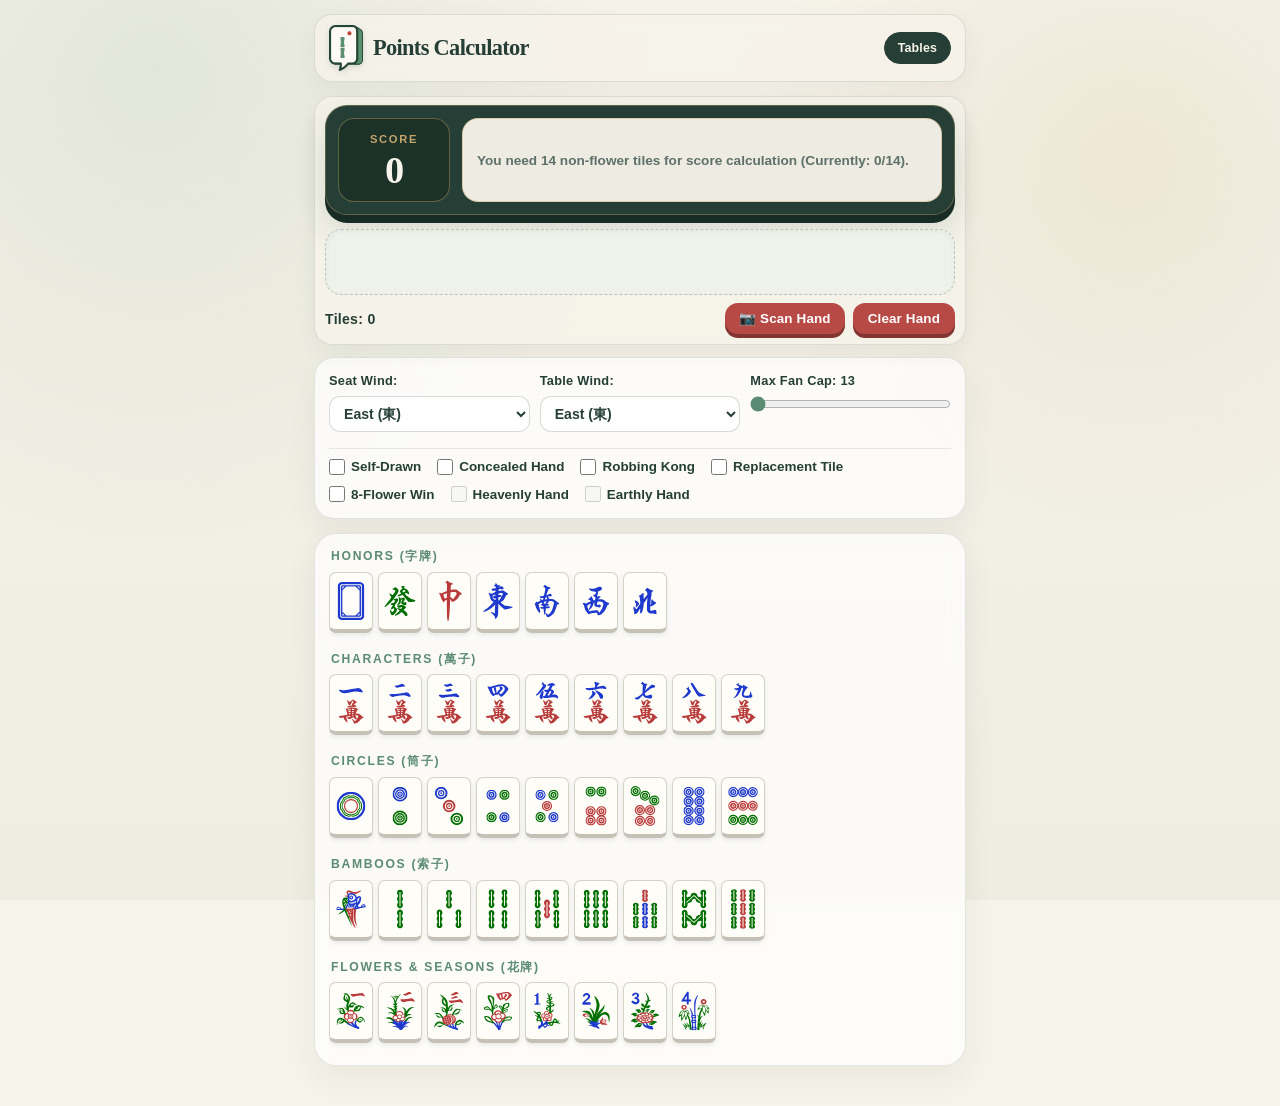
<file: calculator.html>
<!DOCTYPE html>
<html lang="en">

<head>
  <meta charset="UTF-8">
  <meta name="viewport" content="width=device-width, initial-scale=1.0">
  <meta name="description" content="Mahjong points calculator: build or scan a hand and see its fan score.">
  <title>Points Calculator | Score Checker</title>
  <link rel="icon" type="image/png" href="mylogo.png">
  <link rel="stylesheet" href="style.css">
</head>

<body>
  <main class="display">
    <header class="app-header">
      <div class="header-brand">
        <img src="mylogo.png" alt="Logo" class="app-logo">
        <h1>Points Calculator</h1>
      </div>
      <div class="header-auth">
        <div class="auth-actions">
          <a href="lobby.html" id="backToGameLink" class="admin-nav-chip" title="Go to table sessions">Tables</a>
        </div>
      </div>
    </header>


    <div class="sticky-hand-container">
      <div class="score-card">
        <div class="score-box">
          <span class="score-label">SCORE</span>
          <h2 id="score">0</h2>
        </div>

        <div id="rulesContainer" class="rules-box">
          <div id="rules">
            <span class="info-text">You need 14 non-flower tiles for score calculation (Currently: 0/14).</span>
          </div>
        </div>
      </div>

      <div id="hand" class="hand-box"></div>

      <div class="hand-actions">
        <span id="tileCount">Tiles: 0</span>
        <div class="hand-action-buttons">
          <button type="button" id="openCameraBtn" class="camera-trigger-btn">📷 Scan Hand</button>
          <input type="file" id="nativeCameraInput" accept="image/*" capture="environment" class="hidden">
          <button id="clearBtn" class="clear-btn">Clear Hand</button>
        </div>
      </div>
    </div>

    <!-- Wind Selectors & Settings -->
    <section class="settings-panel">
      <div class="setting-group">
        <label for="seatWind">Seat Wind:</label>
        <select id="seatWind">
          <option value="tiles/04-east-wind.svg">East (東)</option>
          <option value="tiles/05-south-wind.svg">South (南)</option>
          <option value="tiles/06-west-wind.svg">West (西)</option>
          <option value="tiles/07-north-wind.svg">North (北)</option>
        </select>
      </div>

      <div class="setting-group">
        <label for="tableWind">Table Wind:</label>
        <select id="tableWind">
          <option value="tiles/04-east-wind.svg">East (東)</option>
          <option value="tiles/05-south-wind.svg">South (南)</option>
          <option value="tiles/06-west-wind.svg">West (西)</option>
          <option value="tiles/07-north-wind.svg">North (北)</option>
        </select>
      </div>

      <div class="setting-group slider-group">
        <label for="maxPoints">Max Fan Cap: <output id="maxPointsValue" for="maxPoints">13</output></label>
        <input type="range" id="maxPoints" min="13" max="18" value="13" step="1">
      </div>

      <div class="checkbox-group">
        <label class="checkbox-label"><input type="checkbox" id="ziMo"> Self-Drawn </label>
        <label class="checkbox-label"><input type="checkbox" id="concealedHand"> Concealed Hand</label>
        <label class="checkbox-label"><input type="checkbox" id="robbingKong"> Robbing Kong</label>
        <label class="checkbox-label"><input type="checkbox" id="replacementTile"> Replacement Tile</label>
        <label class="checkbox-label"><input type="checkbox" id="instantFlowerWin"> 8-Flower Win</label>
        <label class="checkbox-label"><input type="checkbox" id="heavenlyHand" disabled> Heavenly Hand</label>
        <label class="checkbox-label"><input type="checkbox" id="earthlyHand" disabled> Earthly Hand</label>
      </div>
    </section>

    <!-- Tile Keyboard Input -->
    <section class="keyboard">
      <h2>Honors (字牌)</h2>
      <div class="tile-row-wrapper">
        <div class="tile-row" id="honors"></div>
      </div>

      <h2>Characters (萬子)</h2>
      <div class="tile-row-wrapper">
        <div class="tile-row" id="characters"></div>
      </div>

      <h2>Circles (筒子)</h2>
      <div class="tile-row-wrapper">
        <div class="tile-row" id="circles"></div>
      </div>

      <h2>Bamboos (索子)</h2>
      <div class="tile-row-wrapper">
        <div class="tile-row" id="bamboos"></div>
      </div>

      <h2>Flowers & Seasons (花牌)</h2>
      <div class="tile-row-wrapper">
        <div class="tile-row" id="flowersandseasons"></div>
      </div>
    </section>
  </main>

  <script src="app.js"></script>
  <script src="ai.js"></script>
</body>

</html>
</file>
<file: style.css>
:root {
  /* Core MahjongYok Brand Palette */
  --forest-ink: #263F36;
  --muted-jade: #5B8B72;
  --brick-red: #B84A45;
  --brick-red-shadow: #823531;
  --brushed-gold: #C4A66A;
  --soft-ivory: #F6F3EA;

  /* Derived Surface & UI Tokens (matching booking.mahjongyok.com) */
  --background: #F6F3EA;
  --foreground: #263F36;
  --card: #FFFFFF;
  --card-translucent: rgba(255, 255, 255, 0.72);
  --primary: #263F36;
  --primary-foreground: #F6F3EA;
  --secondary: #5B8B72;
  --secondary-foreground: #F6F3EA;
  --accent: #B84A45;
  --accent-foreground: #FFFFFF;
  --muted: #E4E7DC;
  --recessed-surface: #EEF2EB;
  --muted-foreground: #5D7069;
  --border: rgba(38, 63, 54, 0.14);
  --border-strong: rgba(38, 63, 54, 0.22);

  /* Backward-compatible aliases */
  --primary-color: #263F36;
  --bg-color: #F6F3EA;
  --card-bg: rgba(255, 255, 255, 0.78);
  --border-color: rgba(38, 63, 54, 0.14);
  --danger-color: #B84A45;
  --text-color: #263F36;
}

* {
  box-sizing: border-box;
  margin: 0;
  padding: 0;
  -webkit-tap-highlight-color: transparent;
}

body {
  background-color: var(--soft-ivory);
  background-image:
    radial-gradient(circle at 12% 8%, rgba(91, 139, 114, 0.12), transparent 34%),
    radial-gradient(circle at 88% 18%, rgba(196, 166, 106, 0.14), transparent 28%),
    linear-gradient(180deg, #F6F3EA 0%, #EFECE1 100%);
  background-attachment: fixed;
  color: var(--forest-ink);
  font-family: Arial, Helvetica, sans-serif;
  line-height: 1.45;
  padding-bottom: 28px;
  min-height: 100vh;
}

h1,
h2,
h3,
h4,
.table-session-title,
.leaderboard-title {
  font-family: Georgia, "Times New Roman", serif;
  letter-spacing: -0.025em;
  color: var(--forest-ink);
}

.display {
  max-width: 680px;
  margin: 0 auto;
  padding: 14px;
}

/* ==========================================
   App Header & Navigation Pills
   ========================================== */
.app-header {
  display: flex;
  align-items: center;
  justify-content: space-between;
  flex-wrap: wrap;
  gap: 10px;
  margin-bottom: 14px;
  padding: 10px 14px;
  background: rgba(246, 243, 234, 0.85);
  backdrop-filter: blur(10px);
  -webkit-backdrop-filter: blur(10px);
  border: 1px solid rgba(38, 63, 54, 0.12);
  border-radius: 18px;
  box-shadow: 0 8px 24px rgba(38, 63, 54, 0.05);
}

.header-brand {
  display: flex;
  align-items: center;
  gap: 10px;
}

.app-logo {
  width: 34px;
  height: auto;
  object-fit: contain;
  filter: drop-shadow(0 2px 3px rgba(38, 63, 54, 0.16));
}

.app-header h1 {
  font-family: Georgia, "Times New Roman", serif;
  font-size: 1.4rem;
  font-weight: 700;
  letter-spacing: -0.03em;
  margin-bottom: 0;
  color: var(--forest-ink);
  line-height: 1.1;
}

.header-auth {
  display: flex;
  align-items: center;
  flex-wrap: wrap;
  gap: 8px;
}

.auth-actions {
  display: flex;
  align-items: center;
  flex-wrap: wrap;
  gap: 8px;
}

/* Pill Navigation Links (matching booking.mahjongyok.com .header-link) */
.admin-nav-chip,
.back-link {
  display: inline-flex;
  align-items: center;
  justify-content: center;
  padding: 6px 13px;
  border-radius: 999px;
  border: 1px solid rgba(38, 63, 54, 0.18);
  background-color: rgba(255, 255, 255, 0.75);
  color: var(--forest-ink);
  text-decoration: none;
  font-family: Arial, Helvetica, sans-serif;
  font-size: 0.78rem;
  font-weight: 800;
  letter-spacing: 0.01em;
  transition: all 0.15s ease;
}

.admin-nav-chip {
  background-color: var(--forest-ink);
  color: var(--soft-ivory);
  border-color: var(--forest-ink);
}

.admin-nav-chip:hover {
  background-color: var(--muted-jade);
  border-color: var(--muted-jade);
  color: #ffffff;
}

.back-link:hover {
  background-color: var(--muted);
  border-color: rgba(38, 63, 54, 0.28);
}

.profile-chip {
  display: inline-flex;
  align-items: center;
  gap: 7px;
  padding: 4px 12px 4px 6px;
  background-color: #ffffff;
  border: 1px solid rgba(38, 63, 54, 0.18);
  border-radius: 999px;
  text-decoration: none;
  color: var(--forest-ink);
  font-size: 0.82rem;
  font-weight: 800;
  box-shadow: 0 2px 5px rgba(38, 63, 54, 0.06);
  transition: all 0.15s ease;
}

.profile-chip:hover {
  background-color: var(--muted);
  border-color: var(--muted-jade);
}

.header-avatar {
  width: 24px;
  height: 28px;
  object-fit: contain;
  border-radius: 4px;
  background: var(--soft-ivory);
  border: 1px solid rgba(38, 63, 54, 0.12);
}

/* ==========================================
   Tactile 3D Buttons (MahjongYok Signature)
   ========================================== */
.auth-header-btn,
.primary-btn,
.camera-trigger-btn,
.clear-btn,
.btn-clear {
  background-color: var(--brick-red);
  color: #ffffff;
  border: 0;
  border-radius: 12px;
  padding: 8px 15px;
  font-family: Arial, Helvetica, sans-serif;
  font-size: 0.84rem;
  font-weight: 800;
  letter-spacing: 0.01em;
  cursor: pointer;
  box-shadow: 0 4px 0 var(--brick-red-shadow);
  transition: transform 0.14s ease, box-shadow 0.14s ease, background-color 0.14s ease, opacity 0.14s ease;
  touch-action: manipulation;
  text-decoration: none;
  display: inline-flex;
  align-items: center;
  justify-content: center;
}

.auth-header-btn:hover:not(:disabled),
.primary-btn:hover:not(:disabled),
.camera-trigger-btn:hover:not(:disabled),
.clear-btn:hover:not(:disabled),
.btn-clear:hover:not(:disabled) {
  background-color: #C1524D;
  transform: translateY(-1px);
  box-shadow: 0 5px 0 var(--brick-red-shadow);
}

.auth-header-btn:active:not(:disabled),
.primary-btn:active:not(:disabled),
.camera-trigger-btn:active:not(:disabled),
.clear-btn:active:not(:disabled),
.btn-clear:active:not(:disabled) {
  transform: translateY(3px);
  box-shadow: 0 1px 0 var(--brick-red-shadow);
}

.auth-header-btn:disabled,
.primary-btn:disabled,
.camera-trigger-btn:disabled,
.clear-btn:disabled,
.btn-clear:disabled {
  opacity: 0.42;
  cursor: not-allowed;
  box-shadow: none;
  transform: none;
}

.camera-trigger-btn {
  width: 100%;
  padding: 13px 16px;
  border-radius: 13px;
  font-size: 0.98rem;
  box-shadow: 0 5px 0 var(--brick-red-shadow);
  margin-top: 8px;
  margin-bottom: 14px;
}

.full-width-btn {
  width: 100%;
  padding: 11px 16px;
  font-size: 0.92rem;
  border-radius: 13px;
}

.secondary-btn {
  background-color: var(--muted);
  color: var(--forest-ink);
  border: 1px solid rgba(38, 63, 54, 0.18);
  border-radius: 11px;
  padding: 7px 13px;
  font-family: Arial, Helvetica, sans-serif;
  font-size: 0.82rem;
  font-weight: 800;
  cursor: pointer;
  display: inline-flex;
  align-items: center;
  justify-content: center;
  text-decoration: none;
  box-shadow: 0 2px 0 rgba(38, 63, 54, 0.12);
  transition: all 0.14s ease;
}

.secondary-btn:hover:not(:disabled) {
  background-color: var(--forest-ink);
  color: var(--soft-ivory);
  border-color: var(--forest-ink);
}

.secondary-btn:active:not(:disabled) {
  transform: translateY(1px);
  box-shadow: none;
}

.auth-logout-btn {
  background-color: transparent;
  color: var(--muted-foreground);
  border: 1px solid rgba(38, 63, 54, 0.2);
  border-radius: 999px;
  padding: 6px 12px;
  font-size: 0.78rem;
  font-weight: 800;
  cursor: pointer;
  transition: all 0.14s ease;
}

.auth-logout-btn:hover {
  background-color: var(--muted);
  color: var(--forest-ink);
  border-color: var(--forest-ink);
}

.small-btn {
  padding: 5px 11px;
  font-size: 0.76rem;
  border-radius: 10px;
  text-decoration: none;
}

/* ==========================================
   Score Card & Rules Box (Forest Ink Summary)
   ========================================== */
.score-card {
  display: flex;
  gap: 12px;
  align-items: stretch;
  margin-bottom: 14px;
  width: 100%;
  background-color: var(--forest-ink);
  color: var(--soft-ivory);
  padding: 12px;
  border-radius: 22px;
  border: 1px solid rgba(196, 166, 106, 0.35);
  box-shadow: 0 8px 0 #182B24, 0 14px 32px rgba(38, 63, 54, 0.16);
}

/* Left Square: Score Box */
.score-box {
  flex: 0 0 112px;
  background: rgba(24, 43, 36, 0.65);
  border: 1px solid rgba(196, 166, 106, 0.42);
  border-radius: 16px;
  padding: 12px 8px;
  display: flex;
  flex-direction: column;
  justify-content: center;
  align-items: center;
  text-align: center;
}

.score-label {
  font-family: Arial, Helvetica, sans-serif;
  font-size: 0.7rem;
  font-weight: 900;
  letter-spacing: 0.15em;
  text-transform: uppercase;
  color: var(--brushed-gold);
}

.score-box h2 {
  font-family: Georgia, "Times New Roman", serif;
  margin: 4px 0 0 0;
  color: var(--soft-ivory);
  font-size: 2.4rem;
  font-weight: 700;
  line-height: 1;
}

/* Right Square: Rules Box */
.rules-box {
  flex: 1;
  background-color: rgba(246, 243, 234, 0.96);
  border: 1px solid rgba(196, 166, 106, 0.45);
  border-radius: 16px;
  padding: 10px 14px;
  display: flex;
  align-items: center;
  min-height: 82px;
  box-sizing: border-box;
}

#rules {
  width: 100%;
  display: flex;
  flex-direction: column;
  gap: 4px;
  font-size: 0.85rem;
  color: var(--forest-ink);
  max-height: 110px;
  overflow-y: auto;
}

#rules div {
  font-weight: 700;
  line-height: 1.35;
  color: var(--forest-ink);
}

/* Rules Box Message States */
.info-text {
  color: var(--muted-foreground);
  font-size: 0.85rem;
  font-weight: 600;
  line-height: 1.4;
}

.warning-text {
  color: var(--brick-red);
  font-size: 0.85rem;
  font-weight: 700;
  line-height: 1.4;
}

.placeholder-text {
  color: var(--muted-foreground);
  font-style: italic;
  font-size: 0.85rem;
}

/* Legacy Readout classes if referenced */
.sticky-top-container {
  position: sticky;
  top: 0;
  z-index: 100;
  background-color: var(--soft-ivory);
  padding-top: 4px;
  padding-bottom: 8px;
  border-bottom: 1px solid var(--border);
  margin-bottom: 12px;
}

.readout-panel {
  background: var(--card-translucent);
  padding: 10px 14px;
  border-radius: 14px;
  border: 1px solid var(--border);
}

.readout-header {
  display: flex;
  justify-content: space-between;
  align-items: center;
  font-weight: bold;
}

.score {
  font-size: 1.25rem;
  color: var(--forest-ink);
}

.tile-count {
  font-size: 0.85rem;
  color: var(--muted-foreground);
}

.status-message {
  margin-top: 4px;
  font-size: 0.85rem;
  font-style: italic;
  color: var(--brick-red);
  min-height: 18px;
}

/* ==========================================
   Sticky Hand Container & 3D Mahjong Tiles
   ========================================== */
.sticky-hand-container {
  position: sticky;
  top: 0;
  z-index: 100;
  background: rgba(246, 243, 234, 0.92);
  backdrop-filter: blur(8px);
  -webkit-backdrop-filter: blur(8px);
  padding: 8px 10px;
  border-radius: 18px;
  border: 1px solid rgba(38, 63, 54, 0.12);
  margin-bottom: 12px;
  box-shadow: 0 8px 20px rgba(38, 63, 54, 0.06);
}

.hand-box {
  min-height: 66px;
  background: var(--recessed-surface);
  border: 1.5px dashed rgba(38, 63, 54, 0.26);
  border-radius: 16px;
  padding: 8px;
  display: flex;
  flex-wrap: wrap;
  gap: 5px;
  align-items: center;
  margin-top: 4px;
  max-height: 136px;
  overflow-y: auto;
  touch-action: pan-y;
  box-shadow: inset 0 2px 5px rgba(38, 63, 54, 0.05);
}

.hand-tile {
  width: 36px;
  height: 48px;
  object-fit: contain;
  padding: 2px;
  background: #FFFDF7;
  border: 1px solid #D4D1C7;
  border-bottom: 4px solid #C5C1B7;
  border-radius: 7px;
  box-shadow: 0 2px 4px rgba(38, 63, 54, 0.12);
  cursor: pointer;
  user-select: none;
  transition: transform 0.12s ease, box-shadow 0.12s ease;
}

.hand-tile:hover {
  transform: translateY(-2px);
}

.hand-tile:active {
  transform: translateY(1px) scale(0.95);
  border-bottom-width: 2px;
}

.tile-spacer {
  display: inline-block;
  width: 10px;
  height: 48px;
  border-right: 2px dashed var(--brushed-gold);
  margin: 0 2px;
}

.rules-container {
  font-size: 0.85rem;
  margin-top: 6px;
  max-height: 60px;
  overflow-y: auto;
  color: var(--muted-foreground);
}

/* Hand Action Controls Row (Spreads Tile Count Left, Clear Right) */
.hand-actions {
  display: flex !important;
  justify-content: space-between !important;
  align-items: center !important;
  width: 100%;
  margin-top: 10px;
  margin-bottom: 16px;
  box-sizing: border-box;
}

.sticky-hand-container .hand-actions {
  margin-top: 8px;
  margin-bottom: 2px;
}

#tileCount {
  font-weight: 800;
  color: var(--forest-ink);
  font-size: 0.88rem;
  letter-spacing: 0.02em;
}

.hand-action-buttons {
  display: inline-flex;
  align-items: center;
  gap: 8px;
  flex-shrink: 0;
}

.hand-actions .camera-trigger-btn {
  width: auto;
  margin: 0;
  padding: 8px 14px;
  font-size: 0.84rem;
  box-shadow: 0 4px 0 var(--brick-red-shadow);
  white-space: nowrap;
}

.btn-clear {
  display: inline-flex !important;
  flex: 0 0 auto !important;
  width: auto !important;
  max-width: max-content !important;
}

/* ==========================================
   Settings Panel & Form Controls
   ========================================== */
.settings-panel {
  display: flex;
  flex-wrap: wrap;
  gap: 10px;
  background: var(--card-translucent);
  backdrop-filter: blur(8px);
  -webkit-backdrop-filter: blur(8px);
  padding: 14px;
  border-radius: 20px;
  border: 1px solid rgba(38, 63, 54, 0.12);
  box-shadow: 0 12px 32px rgba(38, 63, 54, 0.06);
  margin-bottom: 14px;
}

.setting-group {
  flex: 1 1 45%;
  display: flex;
  flex-direction: column;
  gap: 5px;
  font-size: 0.8rem;
  font-weight: 800;
  color: var(--forest-ink);
}

.setting-group label {
  letter-spacing: 0.02em;
  color: var(--forest-ink);
}

.setting-group select,
.setting-group input[type="number"],
.setting-group input[type="text"] {
  padding: 8px 10px;
  border-radius: 11px;
  border: 1px solid rgba(38, 63, 54, 0.18);
  font-size: 0.88rem;
  font-weight: 700;
  color: var(--forest-ink);
  background: #ffffff;
  touch-action: manipulation;
  transition: border-color 0.15s ease, box-shadow 0.15s ease;
}

.setting-group select:focus,
.setting-group input:focus {
  outline: none;
  border-color: var(--muted-jade);
  box-shadow: 0 0 0 3px rgba(91, 139, 114, 0.16);
}

.setting-group input[type="range"] {
  accent-color: var(--muted-jade);
  cursor: pointer;
}

.slider-group {
  flex: 1 1 100%;
}

/* Inline Checkbox Layout */
.checkbox-group {
  flex: 1 1 100%;
  display: flex !important;
  flex-direction: row !important;
  flex-wrap: wrap !important;
  align-items: center !important;
  gap: 8px 16px;
  margin-top: 6px;
  padding-top: 8px;
  border-top: 1px solid rgba(38, 63, 54, 0.1);
}

.checkbox-label {
  display: inline-flex !important;
  flex-direction: row !important;
  align-items: center !important;
  gap: 6px;
  font-size: 0.84rem;
  font-weight: 700;
  color: var(--forest-ink);
  cursor: pointer;
  user-select: none;
  white-space: nowrap;
}

.checkbox-label input[type="checkbox"] {
  width: 16px;
  height: 16px;
  margin: 0;
  flex-shrink: 0;
  accent-color: var(--muted-jade);
  cursor: pointer;
}

/* ==========================================
   Keyboard Section & Tactile Tile Buttons
   ========================================== */
.keyboard {
  background: var(--card-translucent);
  backdrop-filter: blur(8px);
  -webkit-backdrop-filter: blur(8px);
  padding: 12px 14px 16px;
  border-radius: 22px;
  border: 1px solid rgba(38, 63, 54, 0.12);
  box-shadow: 0 12px 32px rgba(38, 63, 54, 0.06);
}

.keyboard h2 {
  font-family: Arial, Helvetica, sans-serif;
  font-size: 0.76rem;
  font-weight: 900;
  text-transform: uppercase;
  letter-spacing: 0.14em;
  margin: 12px 0 6px 2px;
  color: var(--muted-jade);
}

.keyboard h2:first-child {
  margin-top: 2px;
}

.tile-row-wrapper {
  overflow-x: auto;
  -webkit-overflow-scrolling: touch;
  padding-bottom: 6px;
}

.tile-row {
  display: flex;
  gap: 5px;
  min-width: max-content;
}

.tile-btn {
  padding: 3px;
  background: #FFFDF7;
  border: 1px solid #D4D1C7;
  border-bottom: 4px solid #C5C1B7;
  border-radius: 7px;
  box-shadow: 0 2px 4px rgba(38, 63, 54, 0.1);
  cursor: pointer;
  touch-action: manipulation;
  user-select: none;
  transition: transform 0.12s ease, box-shadow 0.12s ease, border-color 0.12s ease;
}

.tile-btn:hover {
  transform: translateY(-2px);
  border-color: var(--brushed-gold);
  box-shadow: 0 4px 8px rgba(38, 63, 54, 0.14);
}

.tile-btn:active {
  background-color: var(--soft-ivory);
  transform: translateY(2px) scale(0.96);
  border-bottom-width: 2px;
}

.tile-btn img {
  width: 32px;
  height: 44px;
  display: block;
  object-fit: contain;
  pointer-events: none;
}

.spacer-btn {
  width: 34px;
  height: 50px;
  font-size: 1.15rem;
  font-weight: 900;
  color: var(--forest-ink);
  display: inline-flex;
  align-items: center;
  justify-content: center;
}

/* Utility */
.hidden {
  display: none !important;
}

/* ==========================================
   Authentication Modal & Form Elements
   ========================================== */
.modal-overlay {
  position: fixed;
  inset: 0;
  background: rgba(24, 43, 36, 0.62);
  backdrop-filter: blur(4px);
  -webkit-backdrop-filter: blur(4px);
  z-index: 300;
  display: flex;
  align-items: center;
  justify-content: center;
  padding: 16px;
}

.modal-card {
  width: 100%;
  max-width: 390px;
  background: var(--soft-ivory);
  border-radius: 22px;
  border: 1px solid rgba(38, 63, 54, 0.18);
  padding: 20px;
  box-shadow: 0 20px 50px rgba(24, 43, 36, 0.28);
}

.modal-header {
  display: flex;
  align-items: center;
  justify-content: space-between;
  margin-bottom: 14px;
}

.modal-header h2 {
  font-family: Georgia, "Times New Roman", serif;
  font-size: 1.3rem;
  color: var(--forest-ink);
}

.modal-close-btn {
  background: var(--muted);
  border: 1px solid rgba(38, 63, 54, 0.14);
  width: 30px;
  height: 30px;
  border-radius: 999px;
  font-size: 1.25rem;
  line-height: 1;
  color: var(--forest-ink);
  cursor: pointer;
  display: inline-flex;
  align-items: center;
  justify-content: center;
}

.modal-close-btn:hover {
  background: var(--forest-ink);
  color: var(--soft-ivory);
}

.auth-tabs {
  display: flex;
  gap: 6px;
  background: var(--muted);
  padding: 4px;
  border-radius: 12px;
  border: 1px solid rgba(38, 63, 54, 0.1);
  margin-bottom: 14px;
}

.auth-tab {
  flex: 1;
  padding: 8px 10px;
  border: none;
  border-radius: 9px;
  background: transparent;
  font-size: 0.84rem;
  font-weight: 800;
  color: var(--muted-foreground);
  cursor: pointer;
  transition: all 0.14s ease;
}

.auth-tab.active {
  background: var(--forest-ink);
  color: var(--soft-ivory);
  box-shadow: 0 2px 6px rgba(38, 63, 54, 0.18);
}

.auth-form,
.profile-form {
  display: flex;
  flex-direction: column;
  gap: 12px;
}

.form-field {
  display: flex;
  flex-direction: column;
  gap: 5px;
}

.form-field label {
  font-size: 0.82rem;
  font-weight: 800;
  color: var(--forest-ink);
}

.form-field input,
.form-field textarea,
.form-field select {
  padding: 9px 12px;
  border: 1px solid rgba(38, 63, 54, 0.18);
  border-radius: 11px;
  font-size: 0.9rem;
  font-family: inherit;
  font-weight: 600;
  background: #ffffff;
  color: var(--forest-ink);
  transition: border-color 0.15s ease, box-shadow 0.15s ease;
}

.form-field input:focus,
.form-field textarea:focus,
.form-field select:focus {
  outline: none;
  border-color: var(--muted-jade);
  box-shadow: 0 0 0 3px rgba(91, 139, 114, 0.16);
}

.form-feedback {
  padding: 9px 12px;
  border-radius: 11px;
  font-size: 0.84rem;
  font-weight: 700;
}

.error-feedback {
  background: #F2DCDA;
  color: #823531;
  border: 1px solid rgba(184, 74, 69, 0.38);
}

.success-feedback {
  background: #DCEADE;
  color: #263F36;
  border: 1px solid rgba(91, 139, 114, 0.42);
}

/* ==========================================
   Personal Profile Page & History Table
   ========================================== */
.profile-card {
  background: var(--card-translucent);
  backdrop-filter: blur(8px);
  -webkit-backdrop-filter: blur(8px);
  border: 1px solid rgba(38, 63, 54, 0.12);
  border-radius: 22px;
  padding: 18px;
  margin-bottom: 14px;
  box-shadow: 0 15px 40px rgba(38, 63, 54, 0.06);
}

.profile-card h3 {
  font-family: Georgia, "Times New Roman", serif;
  font-size: 1.12rem;
  color: var(--forest-ink);
  margin-bottom: 10px;
}

.profile-identity-header {
  display: flex;
  align-items: center;
  gap: 14px;
  margin-bottom: 14px;
}

.avatar-preview-wrapper {
  width: 68px;
  height: 84px;
  border-radius: 12px;
  border: 2px solid var(--brushed-gold);
  background: #FFFDF7;
  box-shadow: 0 4px 10px rgba(38, 63, 54, 0.1);
  display: flex;
  align-items: center;
  justify-content: center;
  padding: 4px;
  flex-shrink: 0;
  overflow: hidden;
}

.profile-avatar-large {
  width: 100%;
  height: 100%;
  object-fit: contain;
}

.profile-identity-meta h2 {
  font-family: Georgia, "Times New Roman", serif;
  font-size: 1.32rem;
  color: var(--forest-ink);
  margin-bottom: 4px;
}

.profile-badges {
  display: flex;
  flex-wrap: wrap;
  gap: 8px;
  align-items: center;
}

.username-badge {
  font-size: 0.78rem;
  font-weight: 800;
  color: var(--forest-ink);
  background: #E8DFC5;
  border: 1px solid var(--brushed-gold);
  padding: 2px 9px;
  border-radius: 999px;
}

.joined-date {
  font-size: 0.8rem;
  font-weight: 600;
  color: var(--muted-foreground);
}

.avatar-controls {
  display: flex;
  flex-wrap: wrap;
  gap: 8px;
  margin-bottom: 6px;
}

.field-hint {
  font-size: 0.8rem;
  color: var(--muted-foreground);
  margin-bottom: 8px;
}

.avatar-tile-grid {
  display: grid;
  grid-template-columns: repeat(auto-fill, minmax(44px, 1fr));
  gap: 6px;
  margin-top: 10px;
  padding: 10px;
  background: var(--recessed-surface);
  border: 1px solid rgba(38, 63, 54, 0.14);
  border-radius: 14px;
  max-height: 220px;
  overflow-y: auto;
}

.avatar-tile-option {
  padding: 3px;
  border: 1px solid #D4D1C7;
  border-bottom: 3px solid #C5C1B7;
  border-radius: 7px;
  background: #FFFDF7;
  cursor: pointer;
  display: flex;
  align-items: center;
  justify-content: center;
  transition: transform 0.12s ease, border-color 0.12s ease;
}

.avatar-tile-option:hover {
  transform: translateY(-2px);
}

.avatar-tile-option.selected {
  border: 2px solid var(--muted-jade);
  background: #DCEADE;
}

.avatar-tile-option img {
  width: 32px;
  height: 44px;
  object-fit: contain;
}

/* Play History Section */
.section-header-row {
  display: flex;
  align-items: center;
  justify-content: space-between;
  margin-bottom: 6px;
}

.section-header-row h3 {
  margin-bottom: 0;
}

.history-count-badge {
  font-size: 0.78rem;
  font-weight: 800;
  color: #35624D;
  background: #DCEADE;
  border: 1px solid rgba(91, 139, 114, 0.4);
  padding: 3px 10px;
  border-radius: 999px;
}

.history-empty-state {
  background: var(--recessed-surface);
  border: 1.5px dashed rgba(38, 63, 54, 0.22);
  border-radius: 14px;
  padding: 18px 14px;
  text-align: center;
}

.empty-title {
  font-weight: 800;
  color: var(--forest-ink);
  font-size: 0.92rem;
  margin-bottom: 4px;
}

.empty-subtitle {
  font-size: 0.82rem;
  color: var(--muted-foreground);
}

.history-table-wrapper {
  overflow-x: auto;
}

.history-table {
  width: 100%;
  border-collapse: collapse;
  font-size: 0.85rem;
}

.history-table th,
.history-table td {
  text-align: left;
  padding: 9px 10px;
  border-bottom: 1px solid rgba(38, 63, 54, 0.12);
}

.history-table th {
  color: var(--forest-ink);
  font-size: 0.75rem;
  font-weight: 900;
  text-transform: uppercase;
  letter-spacing: 0.08em;
  background: var(--muted);
}

.history-hand-tiles {
  display: flex;
  flex-wrap: wrap;
  gap: 2px;
}

.history-mini-tile {
  width: 24px;
  height: 32px;
  object-fit: contain;
  background: #FFFDF7;
  border: 1px solid #D4D1C7;
  border-radius: 3px;
}

.history-fan-cell {
  font-weight: 800;
  color: var(--brick-red);
  white-space: nowrap;
}

/* ==========================================
   Table Session, Win Logging & Admin Styles
   ========================================== */
.table-session-card {
  background: var(--card-translucent);
  backdrop-filter: blur(8px);
  -webkit-backdrop-filter: blur(8px);
  border: 1px solid rgba(38, 63, 54, 0.12);
  border-radius: 22px;
  padding: 16px;
  margin-bottom: 14px;
  box-shadow: 0 15px 40px rgba(38, 63, 54, 0.06);
}

.table-session-header {
  display: flex;
  align-items: flex-start;
  justify-content: space-between;
  gap: 10px;
  margin-bottom: 8px;
}

.table-session-title {
  font-family: Georgia, "Times New Roman", serif;
  font-size: 1.15rem;
  color: var(--forest-ink);
  margin-top: 4px;
  margin-bottom: 0;
}

.table-header-actions {
  display: flex;
  align-items: center;
  flex-wrap: wrap;
  gap: 6px;
}

.lobby-badge {
  display: inline-block;
  font-size: 0.72rem;
  font-weight: 900;
  letter-spacing: 0.08em;
  text-transform: uppercase;
  padding: 3px 10px;
  border-radius: 999px;
  background: var(--muted);
  color: var(--muted-foreground);
  border: 1px solid rgba(38, 63, 54, 0.14);
}

.lobby-badge-active {
  background: #DCEADE;
  color: var(--forest-ink);
  border: 1px solid var(--muted-jade);
}

.table-seats-grid {
  display: grid;
  grid-template-columns: repeat(2, 1fr);
  gap: 10px;
  margin-top: 12px;
  margin-bottom: 14px;
}

.table-seat-slot {
  border: 1px solid rgba(38, 63, 54, 0.14);
  border-radius: 14px;
  padding: 10px 12px;
  background: var(--recessed-surface);
  transition: border-color 0.15s ease, box-shadow 0.15s ease;
}

.table-seat-slot.occupied {
  background: #ffffff;
}

.table-seat-slot.my-seat-slot {
  border: 2px solid var(--muted-jade);
  background: #F4FAF6;
  box-shadow: 0 4px 12px rgba(91, 139, 114, 0.12);
}

.seat-slot-top {
  display: flex;
  align-items: center;
  justify-content: space-between;
  margin-bottom: 6px;
  font-size: 0.75rem;
}

.seat-slot-number {
  font-weight: 900;
  letter-spacing: 0.04em;
  text-transform: uppercase;
  color: var(--forest-ink);
}

.seat-open-label {
  color: var(--muted-jade);
  font-weight: 800;
}

.seat-points-chip {
  font-size: 0.75rem;
  font-weight: 800;
  padding: 2px 8px;
  border-radius: 999px;
}

.pts-positive {
  background: #DCEADE;
  color: #35624D;
  border: 1px solid rgba(91, 139, 114, 0.42);
}

.pts-negative {
  background: #F2DCDA;
  color: #9B4641;
  border: 1px solid rgba(184, 74, 69, 0.35);
}

.pts-neutral {
  background: var(--muted);
  color: var(--muted-foreground);
  border: 1px solid rgba(38, 63, 54, 0.12);
}

.seat-player-row {
  display: flex;
  align-items: center;
  gap: 8px;
}

.seat-avatar {
  width: 28px;
  height: 36px;
  object-fit: contain;
  background: #FFFDF7;
  border-radius: 5px;
  border: 1px solid #D4D1C7;
  flex-shrink: 0;
}

.seat-display-name {
  font-size: 0.86rem;
  font-weight: 800;
  color: var(--forest-ink);
}

.seat-username {
  font-size: 0.74rem;
  color: var(--muted-foreground);
}

.seat-empty-text {
  font-size: 0.8rem;
  color: var(--muted-foreground);
  font-style: italic;
}

.win-logging-box {
  border-top: 1px solid rgba(38, 63, 54, 0.12);
  padding-top: 12px;
  margin-top: 10px;
}

.win-review-checkbox-row {
  margin-bottom: 6px;
}

.review-checkbox-label {
  display: flex;
  align-items: flex-start;
  gap: 8px;
  font-size: 0.84rem;
  font-weight: 600;
  color: var(--forest-ink);
  cursor: pointer;
}

.review-checkbox-label input {
  margin-top: 3px;
  accent-color: var(--muted-jade);
}

.scan-status-row {
  display: flex;
  align-items: center;
  justify-content: space-between;
  gap: 10px;
  margin-bottom: 10px;
}

.scan-badge {
  font-size: 0.8rem;
  font-weight: 800;
  padding: 6px 12px;
  border-radius: 10px;
  flex: 1;
}

.scan-badge-pending {
  background: #EFE7D1;
  color: #6E561F;
  border: 1px solid var(--brushed-gold);
}

.scan-badge-ready {
  background: #DCEADE;
  color: #263F36;
  border: 1px solid var(--muted-jade);
}

.scanned-photo-thumb {
  width: 56px;
  height: 42px;
  object-fit: cover;
  border-radius: 8px;
  border: 1px solid var(--brushed-gold);
}

.win-payout-controls {
  display: flex;
  flex-direction: column;
  gap: 10px;
  margin-top: 8px;
}

.payout-preview-box {
  background: var(--recessed-surface);
  border: 1px solid rgba(38, 63, 54, 0.16);
  border-radius: 11px;
  padding: 9px 12px;
  font-size: 0.84rem;
  font-weight: 700;
  color: var(--forest-ink);
}

/* ==========================================
   Admin Dashboard Page
   ========================================== */
.admin-form-grid {
  display: grid;
  grid-template-columns: repeat(auto-fit, minmax(200px, 1fr));
  gap: 12px;
}

.admin-lobby-actions {
  display: flex;
  flex-wrap: wrap;
  gap: 8px;
}

.admin-tables-grid {
  display: grid;
  grid-template-columns: repeat(auto-fill, minmax(280px, 1fr));
  gap: 14px;
  margin-top: 12px;
}

.admin-table-card {
  border: 1px solid rgba(38, 63, 54, 0.15);
  border-radius: 18px;
  padding: 14px;
  background: #ffffff;
  box-shadow: 0 8px 24px rgba(38, 63, 54, 0.05);
  display: flex;
  flex-direction: column;
  gap: 10px;
}

.admin-table-card-header {
  display: flex;
  align-items: center;
  justify-content: space-between;
}

.admin-table-card-header h4 {
  font-family: Georgia, "Times New Roman", serif;
  font-size: 1.05rem;
  color: var(--forest-ink);
  margin: 0;
}

.admin-qr-box {
  display: flex;
  align-items: center;
  gap: 10px;
  background: var(--recessed-surface);
  border: 1px solid rgba(38, 63, 54, 0.12);
  border-radius: 12px;
  padding: 8px;
}

.admin-qr-img {
  width: 88px;
  height: 88px;
  border-radius: 8px;
  background: #ffffff;
  border: 1px solid rgba(38, 63, 54, 0.14);
  flex-shrink: 0;
}

.admin-nfc-info {
  display: flex;
  flex-direction: column;
  gap: 5px;
  min-width: 0;
  flex: 1;
}

.table-url-code {
  font-size: 0.74rem;
  background: var(--soft-ivory);
  color: var(--forest-ink);
  border: 1px solid rgba(38, 63, 54, 0.14);
  padding: 4px 7px;
  border-radius: 6px;
  word-break: break-all;
}

.admin-link-buttons {
  display: flex;
  flex-wrap: wrap;
  gap: 6px;
  margin-top: 2px;
}

.admin-seats-list {
  display: flex;
  flex-direction: column;
  gap: 6px;
}

.admin-seat-row {
  display: flex;
  align-items: center;
  justify-content: space-between;
  padding: 7px 10px;
  border-radius: 10px;
  border: 1px solid rgba(38, 63, 54, 0.12);
  background: var(--recessed-surface);
}

.admin-seat-row.occupied {
  background: #ffffff;
}

.admin-seat-user {
  display: flex;
  align-items: center;
  gap: 8px;
}

.pending-wins-list {
  display: flex;
  flex-direction: column;
  gap: 12px;
  margin-top: 10px;
}

.pending-win-card {
  border: 1px solid rgba(38, 63, 54, 0.16);
  border-radius: 16px;
  padding: 14px;
  background: #ffffff;
  box-shadow: 0 6px 18px rgba(38, 63, 54, 0.05);
  display: flex;
  flex-direction: column;
  gap: 10px;
}

.pending-win-header {
  display: flex;
  align-items: flex-start;
  justify-content: space-between;
  gap: 8px;
}

.pending-hand-photo {
  max-width: 100%;
  max-height: 220px;
  border-radius: 10px;
  border: 1px solid var(--brushed-gold);
  margin-top: 4px;
  object-fit: contain;
}

.pending-review-controls {
  display: flex;
  flex-wrap: wrap;
  align-items: flex-end;
  justify-content: space-between;
  gap: 10px;
}

.inline-fan-override {
  max-width: 160px;
}

.pending-review-buttons {
  display: flex;
  gap: 8px;
}

/* ==========================================
   Available Tables: Mahjong Table Visual Cards
   ========================================== */
.available-tables-list {
  display: grid;
  grid-template-columns: repeat(auto-fill, minmax(152px, 1fr));
  gap: 14px;
  margin: 14px 0;
}

.available-table-card {
  display: flex;
  flex-direction: column;
  align-items: center;
  gap: 8px;
  padding: 14px 12px 12px;
  background: linear-gradient(180deg, #FFFFFF 0%, #F6F3EA 100%);
  border: 1px solid rgba(38, 63, 54, 0.16);
  border-radius: 18px;
  box-shadow: 0 6px 18px rgba(38, 63, 54, 0.07);
  transition: transform 0.15s ease, box-shadow 0.15s ease, border-color 0.15s ease;
}

.available-table-card.open:hover {
  transform: translateY(-3px);
  border-color: var(--brushed-gold);
  box-shadow: 0 10px 24px rgba(38, 63, 54, 0.13);
}

.available-table-card.full {
  opacity: 0.65;
}

.mj-table-visual {
  position: relative;
  width: 112px;
  height: 112px;
  margin: 4px 0;
}

.mj-table-felt {
  position: absolute;
  inset: 22px;
  display: flex;
  align-items: center;
  justify-content: center;
  border-radius: 14px;
  background: radial-gradient(circle at 30% 30%, var(--muted-jade), var(--forest-ink));
  border: 3px solid var(--brushed-gold);
  box-shadow: inset 0 0 10px rgba(0, 0, 0, 0.35), 0 3px 8px rgba(38, 63, 54, 0.2);
  color: var(--soft-ivory);
  font-family: Georgia, "Times New Roman", serif;
  font-size: 1.55rem;
  font-weight: 700;
}

.mj-seat {
  position: absolute;
  width: 26px;
  height: 26px;
  border-radius: 50%;
  border: 2px dashed rgba(38, 63, 54, 0.28);
  background: var(--soft-ivory);
  overflow: hidden;
  display: flex;
  align-items: center;
  justify-content: center;
}

.mj-seat.taken {
  border: 2px solid var(--brushed-gold);
  background: #FFFDF7;
  box-shadow: 0 2px 4px rgba(38, 63, 54, 0.15);
}

.mj-seat img {
  width: 100%;
  height: 100%;
  object-fit: cover;
}

.mj-seat-1 { top: 0; left: 50%; transform: translateX(-50%); }
.mj-seat-2 { right: 0; top: 50%; transform: translateY(-50%); }
.mj-seat-3 { bottom: 0; left: 50%; transform: translateX(-50%); }
.mj-seat-4 { left: 0; top: 50%; transform: translateY(-50%); }

.available-table-name {
  font-family: Georgia, "Times New Roman", serif;
  font-weight: 700;
  color: var(--forest-ink);
}

.available-table-count {
  font-size: 0.82rem;
  font-weight: 700;
  color: var(--muted-foreground);
}

.available-table-card .primary-btn {
  width: 100%;
}

/* ==========================================
   Lobby Leaderboard Styles
   ========================================== */
.leaderboard-section {
  border-top: 1px solid rgba(38, 63, 54, 0.12);
  padding-top: 14px;
  margin-top: 14px;
  margin-bottom: 10px;
}

.leaderboard-header-row {
  margin-bottom: 10px;
}

.leaderboard-title {
  font-family: Georgia, "Times New Roman", serif;
  font-size: 1.05rem;
  color: var(--forest-ink);
  margin: 0;
}

.leaderboard-empty-state {
  font-size: 0.84rem;
  color: var(--muted-foreground);
  background: var(--recessed-surface);
  border: 1.5px dashed rgba(38, 63, 54, 0.22);
  border-radius: 12px;
  padding: 14px;
  text-align: center;
}

.leaderboard-list {
  display: flex;
  flex-direction: column;
  gap: 7px;
}

.leaderboard-row {
  display: flex;
  align-items: center;
  justify-content: space-between;
  gap: 10px;
  padding: 9px 12px;
  border-radius: 12px;
  border: 1px solid rgba(38, 63, 54, 0.13);
  background: #ffffff;
  transition: transform 0.12s ease;
}

.leaderboard-row.my-leaderboard-row {
  border: 2px solid var(--muted-jade);
  background: #F4FAF6;
}

.leaderboard-left {
  display: flex;
  align-items: center;
  gap: 10px;
  min-width: 0;
}

.leaderboard-rank {
  display: inline-flex;
  align-items: center;
  justify-content: center;
  min-width: 34px;
  height: 26px;
  padding: 0 7px;
  border-radius: 8px;
  font-size: 0.78rem;
  font-weight: 900;
  flex-shrink: 0;
}

.rank-top-1 {
  background: #E8DFC5;
  color: #69521B;
  border: 1px solid var(--brushed-gold);
}

.rank-top-2 {
  background: #DCEADE;
  color: var(--forest-ink);
  border: 1px solid var(--muted-jade);
}

.rank-top-3 {
  background: #F2DCDA;
  color: #823531;
  border: 1px solid rgba(184, 74, 69, 0.45);
}

.rank-standard {
  background: var(--muted);
  color: var(--muted-foreground);
  border: 1px solid rgba(38, 63, 54, 0.14);
}

.leaderboard-user-info {
  min-width: 0;
}

.leaderboard-meta {
  font-size: 0.74rem;
  color: var(--muted-foreground);
}

.leaderboard-toggle-btn {
  margin-top: 8px;
  width: 100%;
}

/* ==========================================
   Responsive Scaling Breakpoints
   ========================================== */
@media (min-width: 480px) {
  .hand-tile {
    width: 40px;
    height: 54px;
    padding: 3px;
  }
  .tile-btn img {
    width: 36px;
    height: 50px;
  }
  .setting-group {
    flex: 1 1 30%;
  }
  .slider-group {
    flex: 1 1 30%;
  }
}

@media (min-width: 361px) and (max-width: 479px) {
  .app-logo {
    width: 29px;
  }
  .app-header h1 {
    font-size: 1.25rem;
  }
  .hand-tile {
    width: 34px;
    height: 46px;
    padding: 2px;
  }
  .tile-btn img {
    width: 30px;
    height: 42px;
  }
  .score-box {
    flex: 0 0 100px;
    padding: 10px 6px;
  }
  .score-box h2 {
    font-size: 2rem;
  }
  #rules,
  .info-text,
  .warning-text,
  .placeholder-text {
    font-size: 0.82rem;
  }
  .setting-group {
    flex: 1 1 45%;
  }
  .slider-group {
    flex: 1 1 100%;
  }
}

@media (max-width: 360px) {
  .app-logo {
    width: 26px;
  }
  .app-header h1 {
    font-size: 1.15rem;
  }
  .hand-tile {
    width: 30px;
    height: 40px;
    padding: 1px;
  }
  .tile-btn img {
    width: 26px;
    height: 36px;
  }
  .score-box {
    flex: 0 0 90px;
    padding: 8px 4px;
  }
  .score-box h2 {
    font-size: 1.8rem;
  }
  .rules-box {
    padding: 8px 10px;
    min-height: 70px;
  }
  #rules,
  .info-text,
  .warning-text,
  .placeholder-text {
    font-size: 0.78rem;
  }
  .setting-group {
    flex: 1 1 100%;
  }
  #tileCount {
    font-size: 0.85rem;
  }
  .clear-btn,
  .hand-actions .camera-trigger-btn {
    padding: 6px 10px;
    font-size: 0.8rem;
  }
}

/* Available table card: View / Join actions and roster */
.available-table-actions { display: flex; gap: 8px; justify-content: center; flex-wrap: wrap; }
.table-roster { list-style: none; margin: 10px 0 0; padding: 10px 12px; border-radius: 10px; background: var(--recessed-surface); font-size: .85rem; text-align: left; }
.table-roster li { padding: 2px 0; }
.table-roster.hidden { display: none; }

/* ==========================================
   Mobile refinements
   ========================================== */
/* Grids never force horizontal overflow on narrow screens */
.admin-tables-grid { grid-template-columns: repeat(auto-fill, minmax(min(280px, 100%), 1fr)); }
.admin-form-grid { grid-template-columns: repeat(auto-fit, minmax(min(200px, 100%), 1fr)); }
.admin-seat-user, .profile-identity-meta, .leaderboard-row { min-width: 0; }
.admin-seat-user span, .profile-identity-meta h2, .available-table-name { overflow-wrap: anywhere; }
body { overflow-x: hidden; }

@media (max-width: 480px) {
  /* Show every tile of a suit at once instead of sideways scrolling */
  .tile-row { min-width: 0; display: grid; grid-template-columns: repeat(9, minmax(0, 1fr)); gap: 4px; }
  .tile-row .tile-btn { padding: 2px; }
  .tile-row .tile-btn img { width: 100%; height: auto; aspect-ratio: 36 / 50; }
  .tile-row-wrapper { overflow-x: visible; }
  /* Comfortable touch targets */
  .primary-btn, .secondary-btn, .auth-header-btn, .auth-logout-btn { min-height: 40px; }
  .modal-card { max-width: calc(100vw - 24px); }
  .profile-identity-header { flex-wrap: wrap; }
  .admin-seat-row { flex-wrap: wrap; gap: 6px; }
  .table-header-actions { flex-wrap: wrap; }
}
@supports (padding: max(0px)) {
  .display { padding-bottom: max(12px, env(safe-area-inset-bottom)); }
}
</file>
